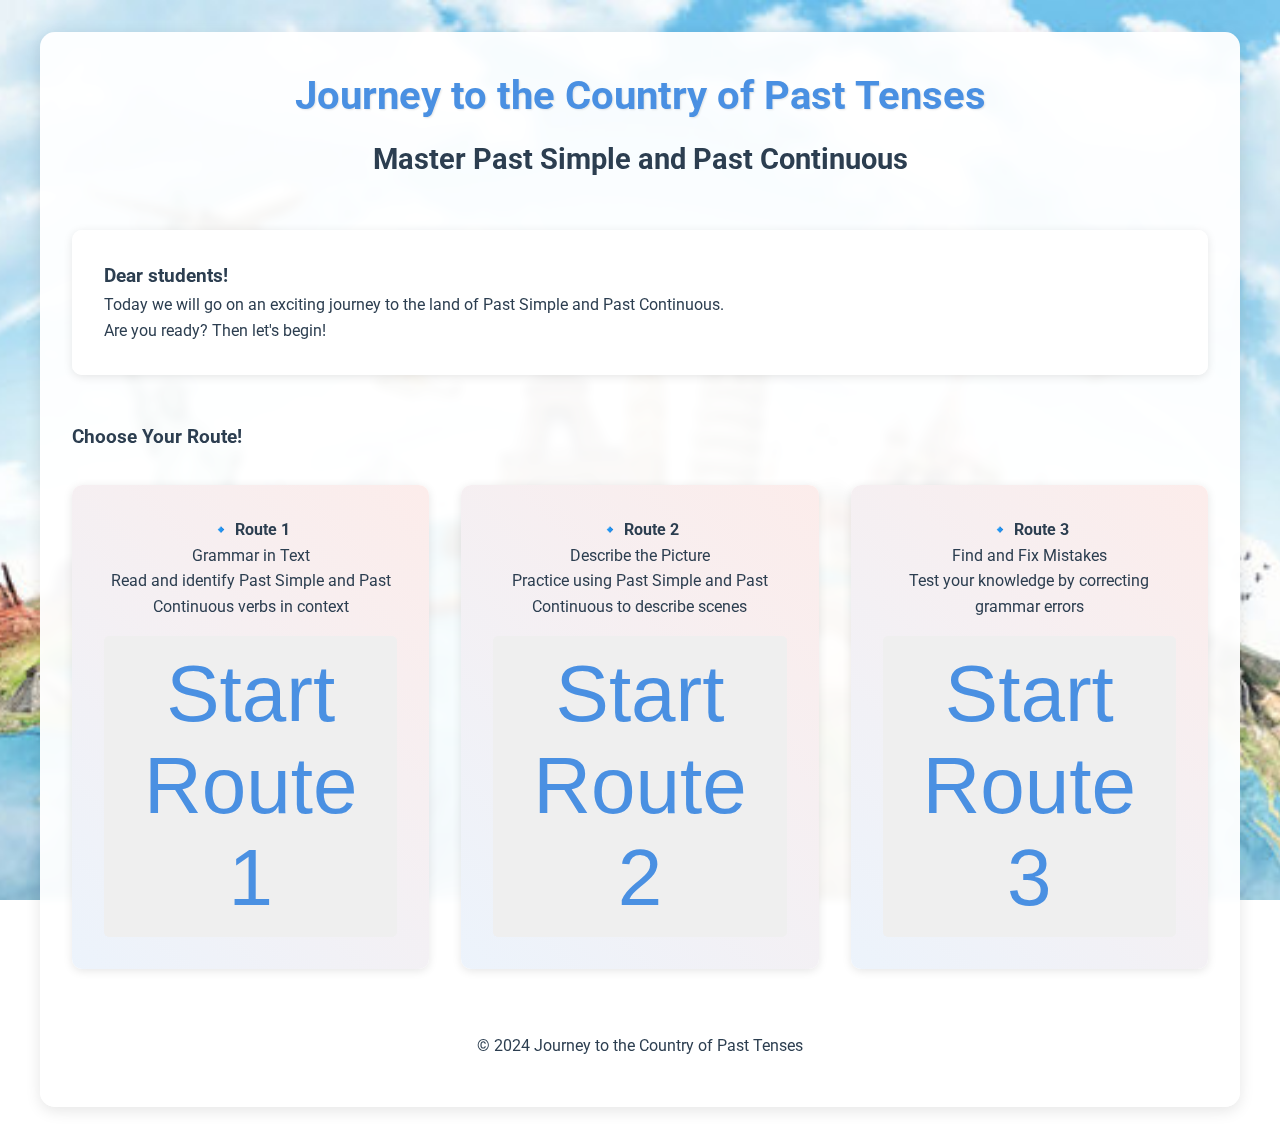
<file: index.html>
<!DOCTYPE html>
<html lang="en">
<head>
    <meta charset="UTF-8">
    <meta name="viewport" content="width=device-width, initial-scale=1.0">
    <title>Web quest</title>
    <link rel="stylesheet" href="styles.css">
    <link href="https://fonts.googleapis.com/css2?family=Roboto:wght@400;700&display=swap" rel="stylesheet">
    <style>
        /* Дополнительные стили для фона */
        html, body {
            min-height: 100vh;
            margin: 0;
            padding: 0;
        }
        
        body {
            background-image: url('images/WhatsApp Image 2025-04-25 at 02.33.30.jpeg') !important;
            background-size: cover !important;
            background-position: center !important;
            background-attachment: fixed !important;
            background-repeat: no-repeat !important;
        }
        
        /* Улучшенная читаемость */
        .container {
            backdrop-filter: blur(5px);
        }
        
        .welcome, .route-card {
            backdrop-filter: blur(2px);
        }

        .route-card {
            position: relative;
            overflow: hidden;
        }

        .route-card::before {
            content: '';
            position: absolute;
            top: 0;
            left: 0;
            width: 100%;
            height: 100%;
            background: linear-gradient(45deg, rgba(74, 144, 226, 0.1), rgba(231, 76, 60, 0.1));
            z-index: 1;
        }

        .route-card > * {
            position: relative;
            z-index: 2;
        }
    </style>
</head>
<body>
    <div class="container">
        <header>
            <h1>Journey to the Country of Past Tenses</h1>
            <h2>Master Past Simple and Past Continuous</h2>
        </header>

        <main>
            <section class="welcome">
                <h3>Dear students!</h3>
                <p>Today we will go on an exciting journey to the land of Past Simple and Past Continuous.</p>
                <p>Are you ready? Then let's begin!</p>
            </section>

            <section class="routes">
                <h3>Choose Your Route!</h3>
                <div class="route-grid">
                    <div class="route-card">
                        <h4>🔹 Route 1</h4>
                        <p>Grammar in Text</p>
                        <p class="route-description">Read and identify Past Simple and Past Continuous verbs in context</p>
                        <button class="start-btn" data-route="1">Start Route 1</button>
                    </div>
                    <div class="route-card">
                        <h4>🔹 Route 2</h4>
                        <p>Describe the Picture</p>
                        <p class="route-description">Practice using Past Simple and Past Continuous to describe scenes</p>
                        <button class="start-btn" data-route="2">Start Route 2</button>
                    </div>
                    <div class="route-card">
                        <h4>🔹 Route 3</h4>
                        <p>Find and Fix Mistakes</p>
                        <p class="route-description">Test your knowledge by correcting grammar errors</p>
                        <button class="start-btn" data-route="3">Start Route 3</button>
                    </div>
                </div>
            </section>
        </main>

        <footer>
            <p>© 2024 Journey to the Country of Past Tenses</p>
        </footer>
    </div>
    <script src="script.js"></script>
</body>
</html>
</file>
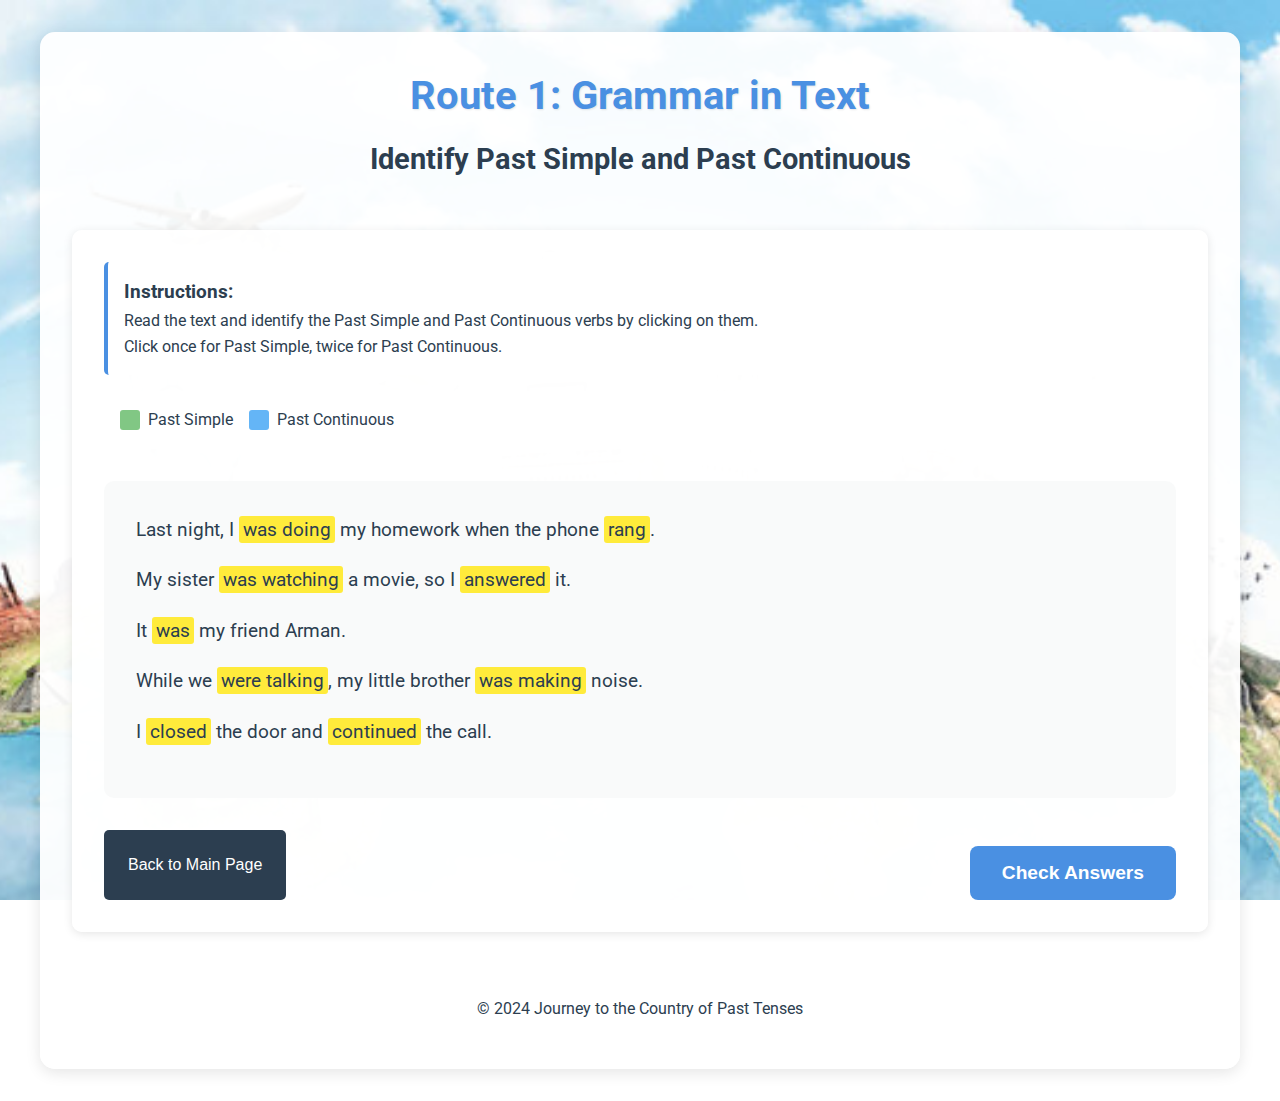
<file: route1.html>
<!DOCTYPE html>
<html lang="en">
<head>
    <meta charset="UTF-8">
    <meta name="viewport" content="width=device-width, initial-scale=1.0">
    <title>Route 1 - Grammar in Text</title>
    <link rel="stylesheet" href="styles.css">
    <link href="https://fonts.googleapis.com/css2?family=Roboto:wght@400;700&display=swap" rel="stylesheet">
    <style>
        .task {
            background-color: rgba(255, 255, 255, 0.9);
            padding: 2rem;
            border-radius: 10px;
            box-shadow: 0 2px 10px rgba(0,0,0,0.1);
            margin-bottom: 2rem;
        }
        
        .text-container {
            font-size: 1.2rem;
            line-height: 1.8;
            margin: 2rem 0;
            padding: 2rem;
            background-color: rgba(248, 249, 250, 0.9);
            border-radius: 10px;
            position: relative;
        }
        
        .text-container p {
            margin-bottom: 1rem;
        }
        
        .highlight {
            background-color: #ffeb3b;
            padding: 2px 4px;
            border-radius: 3px;
            cursor: pointer;
            transition: background-color 0.3s ease;
        }
        
        .highlight:hover {
            background-color: #fdd835;
        }
        
        .highlight.past-simple {
            background-color: #81c784;
        }
        
        .highlight.past-continuous {
            background-color: #64b5f6;
        }
        
        .navigation {
            display: flex;
            justify-content: space-between;
            margin-top: 2rem;
            gap: 1rem;
        }
        
        .back-btn {
            background-color: var(--secondary-color);
            color: white;
            border: none;
            padding: 0.8rem 1.5rem;
            border-radius: 5px;
            cursor: pointer;
            font-size: 1rem;
            transition: all 0.3s ease;
        }
        
        .back-btn:hover {
            background-color: #1a252f;
            transform: translateY(-2px);
            box-shadow: 0 2px 8px rgba(0,0,0,0.2);
        }

        .instructions {
            background-color: rgba(255, 255, 255, 0.9);
            padding: 1rem;
            border-radius: 5px;
            margin-bottom: 1rem;
            border-left: 4px solid var(--primary-color);
        }

        .legend {
            display: flex;
            gap: 1rem;
            margin: 1rem 0;
            padding: 1rem;
            background-color: rgba(255, 255, 255, 0.9);
            border-radius: 5px;
        }

        .legend-item {
            display: flex;
            align-items: center;
            gap: 0.5rem;
        }

        .legend-color {
            width: 20px;
            height: 20px;
            border-radius: 3px;
        }

        .legend-color.past-simple {
            background-color: #81c784;
        }

        .legend-color.past-continuous {
            background-color: #64b5f6;
        }

        .start-btn {
            background-color: var(--primary-color);
            color: white;
            border: none;
            padding: 1rem 2rem;
            border-radius: 8px;
            cursor: pointer;
            font-size: 1.2rem;
            font-weight: bold;
            transition: all 0.3s ease;
            min-width: 200px;
        }
        
        .start-btn:hover {
            background-color: #357abd;
            transform: translateY(-3px);
            box-shadow: 0 4px 15px rgba(0,0,0,0.2);
        }
    </style>
</head>
<body>
    <div class="container">
        <header>
            <h1>Route 1: Grammar in Text</h1>
            <h2>Identify Past Simple and Past Continuous</h2>
        </header>

        <main>
            <section class="task">
                <div class="instructions">
                    <h3>Instructions:</h3>
                    <p>Read the text and identify the Past Simple and Past Continuous verbs by clicking on them.</p>
                    <p>Click once for Past Simple, twice for Past Continuous.</p>
                </div>

                <div class="legend">
                    <div class="legend-item">
                        <div class="legend-color past-simple"></div>
                        <span>Past Simple</span>
                    </div>
                    <div class="legend-item">
                        <div class="legend-color past-continuous"></div>
                        <span>Past Continuous</span>
                    </div>
                </div>

                <div class="text-container">
                    <p>Last night, I <span class="highlight">was doing</span> my homework when the phone <span class="highlight">rang</span>.</p>
                    <p>My sister <span class="highlight">was watching</span> a movie, so I <span class="highlight">answered</span> it.</p>
                    <p>It <span class="highlight">was</span> my friend Arman.</p>
                    <p>While we <span class="highlight">were talking</span>, my little brother <span class="highlight">was making</span> noise.</p>
                    <p>I <span class="highlight">closed</span> the door and <span class="highlight">continued</span> the call.</p>
                </div>

                <div class="navigation">
                    <button class="back-btn" onclick="window.location.href='index.html'">Back to Main Page</button>
                    <button class="start-btn" onclick="checkAnswers()">Check Answers</button>
                </div>
            </section>
        </main>

        <footer>
            <p>© 2024 Journey to the Country of Past Tenses</p>
        </footer>
    </div>
    
    <script>
        document.addEventListener('DOMContentLoaded', () => {
            const highlights = document.querySelectorAll('.highlight');
            
            highlights.forEach(highlight => {
                highlight.addEventListener('click', () => {
                    if (highlight.classList.contains('past-simple')) {
                        highlight.classList.remove('past-simple');
                        highlight.classList.add('past-continuous');
                    } else if (highlight.classList.contains('past-continuous')) {
                        highlight.classList.remove('past-continuous');
                    } else {
                        highlight.classList.add('past-simple');
                    }
                });
            });
        });

        function checkAnswers() {
            const correctAnswers = {
                'was doing': 'past-continuous',
                'rang': 'past-simple',
                'was watching': 'past-continuous',
                'answered': 'past-simple',
                'was': 'past-simple',
                'were talking': 'past-continuous',
                'was making': 'past-continuous',
                'closed': 'past-simple',
                'continued': 'past-simple'
            };

            let correct = 0;
            let total = Object.keys(correctAnswers).length;

            document.querySelectorAll('.highlight').forEach(highlight => {
                const text = highlight.textContent;
                if (correctAnswers[text] && highlight.classList.contains(correctAnswers[text])) {
                    correct++;
                }
            });

            const percentage = (correct / total) * 100;
            alert(`You got ${correct} out of ${total} correct (${percentage.toFixed(1)}%)!`);
        }
    </script>
</body>
</html>
</file>
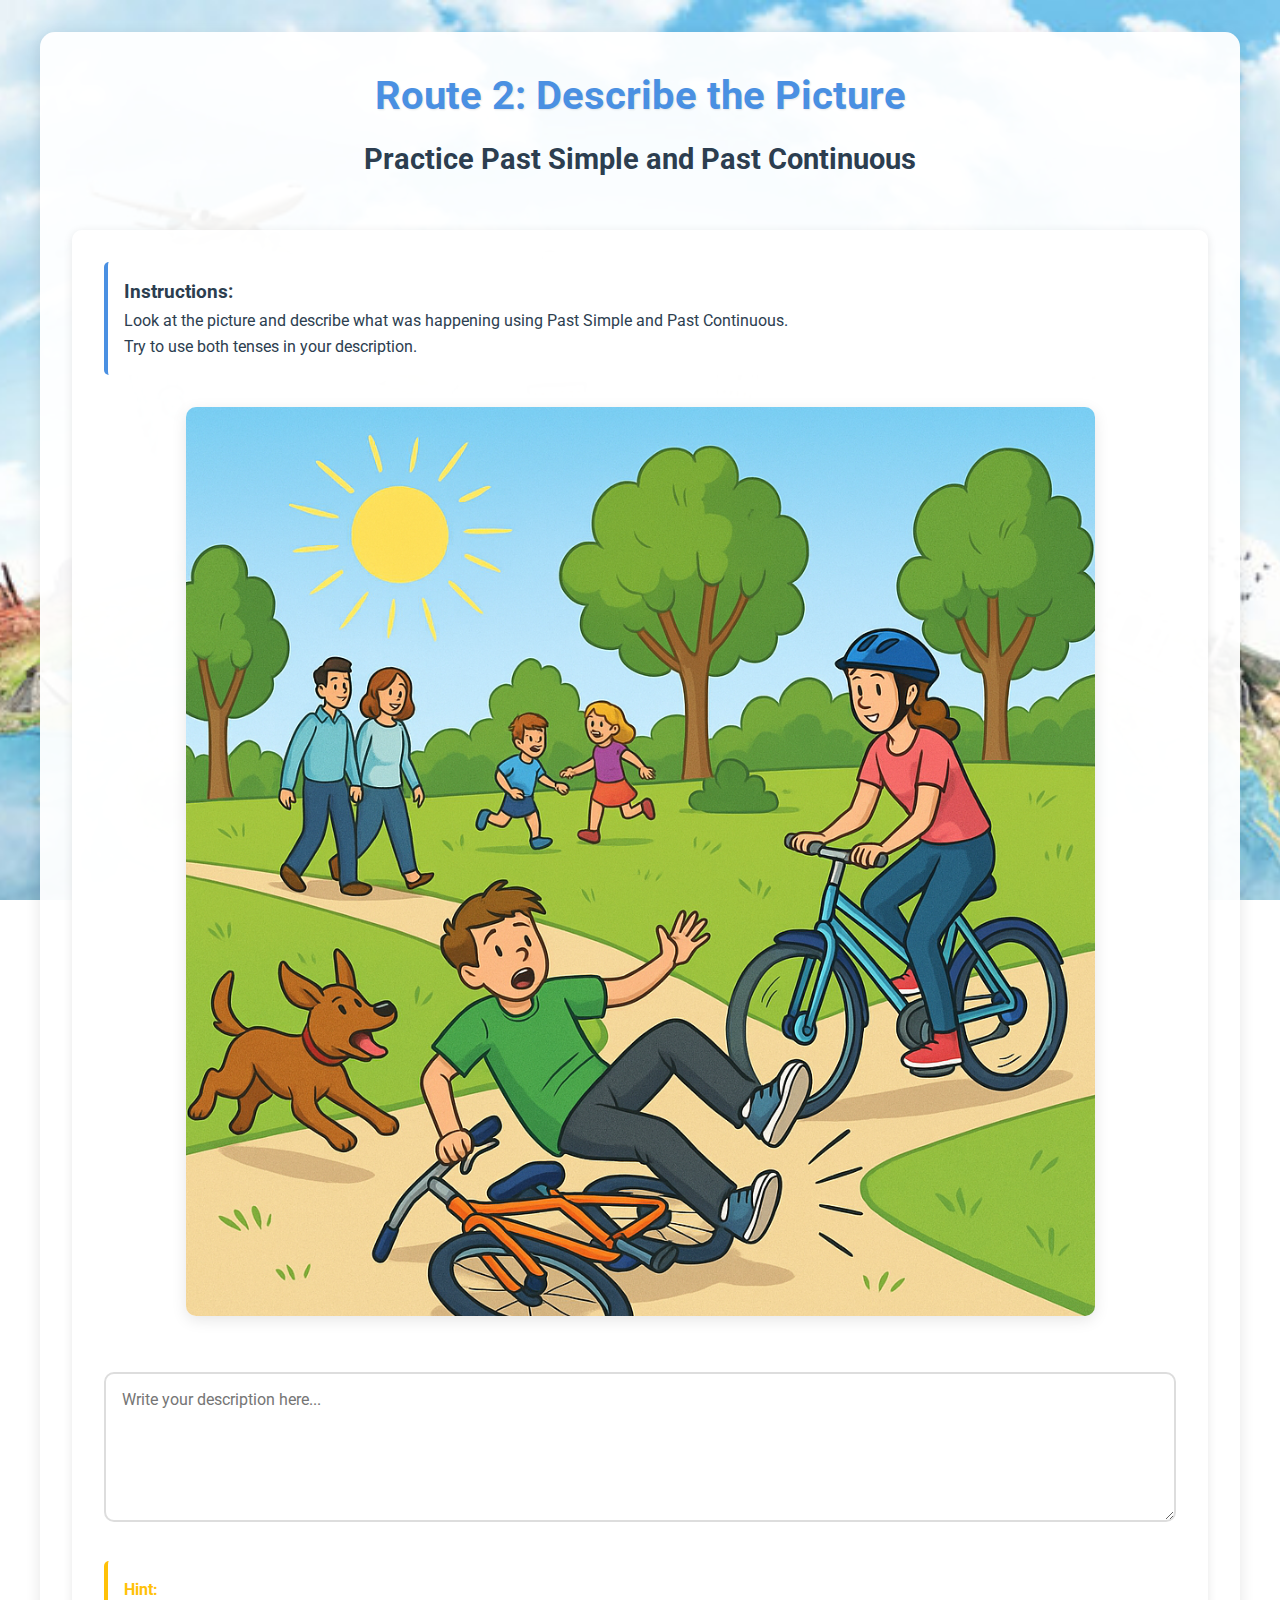
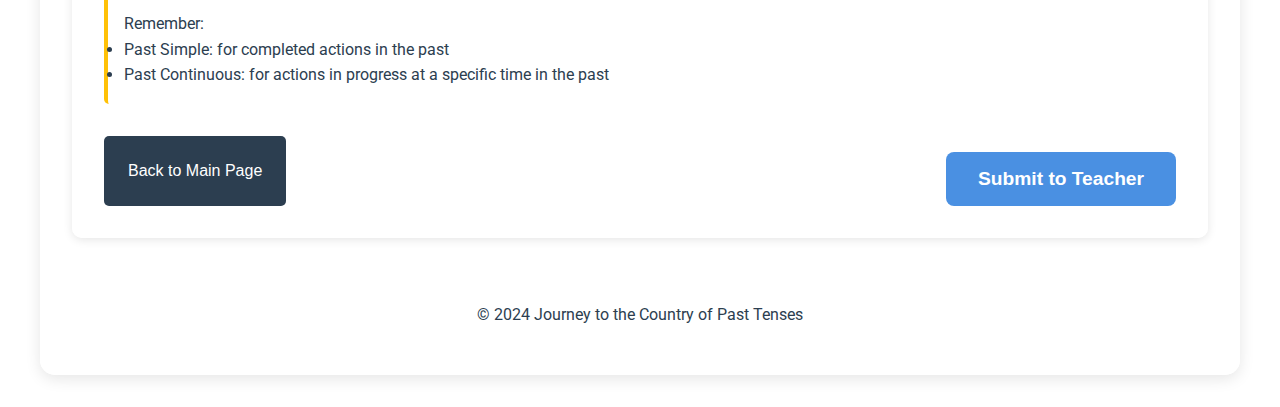
<file: route2.html>
<!DOCTYPE html>
<html lang="en">
<head>
    <meta charset="UTF-8">
    <meta name="viewport" content="width=device-width, initial-scale=1.0">
    <title>Route 2 - Describe the Picture</title>
    <link rel="stylesheet" href="styles.css">
    <link href="https://fonts.googleapis.com/css2?family=Roboto:wght@400;700&display=swap" rel="stylesheet">
    <style>
        .task {
            background-color: rgba(255, 255, 255, 0.9);
            padding: 2rem;
            border-radius: 10px;
            box-shadow: 0 2px 10px rgba(0,0,0,0.1);
            margin-bottom: 2rem;
        }
        
        .image-container {
            margin: 2rem 0;
            text-align: center;
        }
        
        .image-container img {
            max-width: 100%;
            height: auto;
            border-radius: 10px;
            box-shadow: 0 4px 15px rgba(0,0,0,0.1);
        }
        
        .answer-form {
            margin-top: 2rem;
        }
        
        .answer-textarea {
            width: 100%;
            min-height: 150px;
            padding: 1rem;
            margin: 1rem 0;
            border: 2px solid #ddd;
            border-radius: 10px;
            font-size: 1rem;
            font-family: 'Roboto', sans-serif;
            resize: vertical;
            transition: all 0.3s ease;
        }
        
        .answer-textarea:focus {
            outline: none;
            border-color: var(--primary-color);
            box-shadow: 0 0 5px rgba(74, 144, 226, 0.3);
        }
        
        .navigation {
            display: flex;
            justify-content: space-between;
            margin-top: 2rem;
            gap: 1rem;
        }
        
        .back-btn {
            background-color: var(--secondary-color);
            color: white;
            border: none;
            padding: 0.8rem 1.5rem;
            border-radius: 5px;
            cursor: pointer;
            font-size: 1rem;
            transition: all 0.3s ease;
        }
        
        .back-btn:hover {
            background-color: #1a252f;
            transform: translateY(-2px);
            box-shadow: 0 2px 8px rgba(0,0,0,0.2);
        }

        .instructions {
            background-color: rgba(255, 255, 255, 0.9);
            padding: 1rem;
            border-radius: 5px;
            margin-bottom: 1rem;
            border-left: 4px solid var(--primary-color);
        }

        .hint {
            background-color: rgba(255, 255, 255, 0.9);
            padding: 1rem;
            border-radius: 5px;
            margin-top: 1rem;
            border-left: 4px solid #ffc107;
        }

        .hint h4 {
            color: #ffc107;
            margin-bottom: 0.5rem;
        }

        .start-btn {
            background-color: var(--primary-color);
            color: white;
            border: none;
            padding: 1rem 2rem;
            border-radius: 8px;
            cursor: pointer;
            font-size: 1.2rem;
            font-weight: bold;
            transition: all 0.3s ease;
            min-width: 200px;
        }
        
        .start-btn:hover {
            background-color: #357abd;
            transform: translateY(-3px);
            box-shadow: 0 4px 15px rgba(0,0,0,0.2);
        }
    </style>
</head>
<body>
    <div class="container">
        <header>
            <h1>Route 2: Describe the Picture</h1>
            <h2>Practice Past Simple and Past Continuous</h2>
        </header>

        <main>
            <section class="task">
                <div class="instructions">
                    <h3>Instructions:</h3>
                    <p>Look at the picture and describe what was happening using Past Simple and Past Continuous.</p>
                    <p>Try to use both tenses in your description.</p>
                </div>

                <div class="image-container">
                    <img src="images/photo2.png" alt="Classroom scene" id="scene-image">
                </div>

                <div class="answer-form">
                    <textarea class="answer-textarea" placeholder="Write your description here..."></textarea>
                </div>

                <div class="hint">
                    <h4>Hint:</h4>
                    <p>Remember:</p>
                    <ul>
                        <li>Past Simple: for completed actions in the past</li>
                        <li>Past Continuous: for actions in progress at a specific time in the past</li>
                    </ul>
                </div>

                <div class="navigation">
                    <button class="back-btn" onclick="window.location.href='index.html'">Back to Main Page</button>
                    <button class="start-btn" onclick="submitAnswer()">Submit to Teacher</button>
                </div>
            </section>
        </main>

        <footer>
            <p>© 2024 Journey to the Country of Past Tenses</p>
        </footer>
    </div>
    
    <script>
        function submitAnswer() {
            const answer = document.querySelector('.answer-textarea').value;
            if (answer.trim() === '') {
                alert('Please write your description first!');
                return;
            }
            
            // Здесь можно добавить логику отправки ответа учителю
            alert('Your answer has been submitted to the teacher!');
        }

        // Функция для смены картинок (если нужно)
        function changeImage(imagePath) {
            document.getElementById('scene-image').src = imagePath;
        }
    </script>
</body>
</html>
</file>
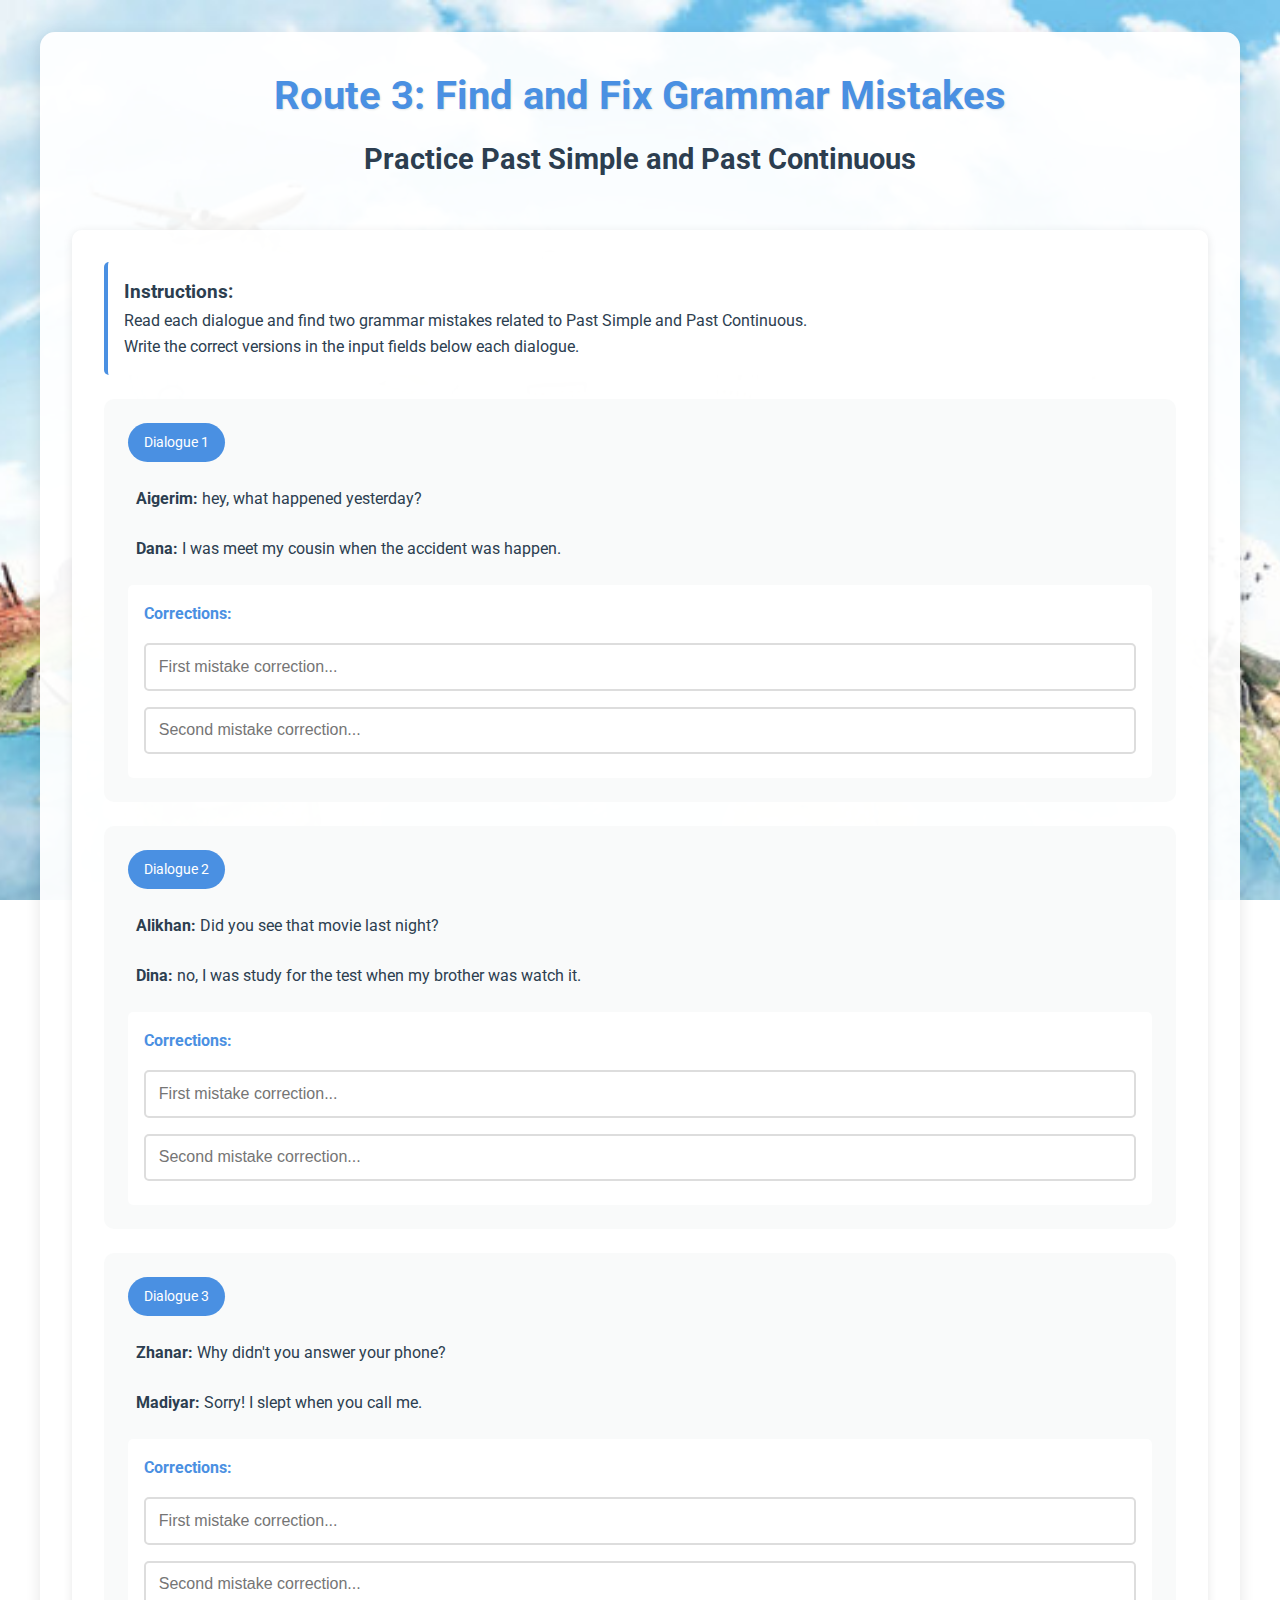
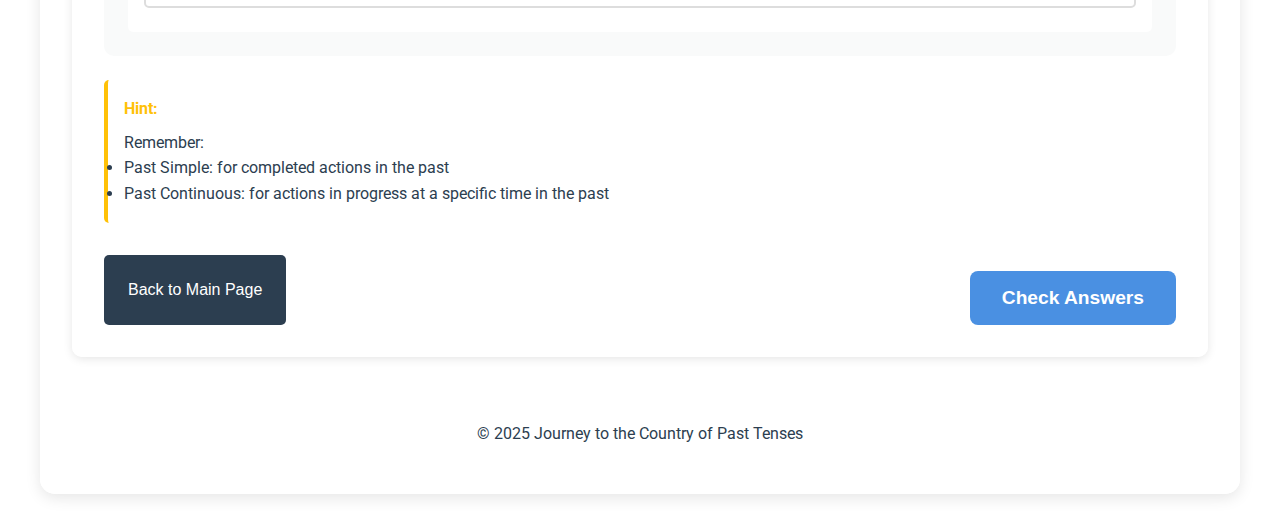
<file: route3.html>
<!DOCTYPE html>
<html lang="en">
<head>
    <meta charset="UTF-8">
    <meta name="viewport" content="width=device-width, initial-scale=1.0">
    <title>Route 3 - Find and Fix Grammar Mistakes</title>
    <link rel="stylesheet" href="styles.css">
    <link href="https://fonts.googleapis.com/css2?family=Roboto:wght@400;700&display=swap" rel="stylesheet">
    <style>
        .task {
            background-color: rgba(255, 255, 255, 0.9);
            padding: 2rem;
            border-radius: 10px;
            box-shadow: 0 2px 10px rgba(0,0,0,0.1);
            margin-bottom: 2rem;
        }
        
        .dialogue {
            background-color: rgba(248, 249, 250, 0.9);
            padding: 1.5rem;
            border-radius: 10px;
            margin: 1.5rem 0;
            position: relative;
        }
        
        .dialogue-header {
            display: flex;
            justify-content: space-between;
            align-items: center;
            margin-bottom: 1rem;
        }
        
        .dialogue-number {
            background-color: var(--primary-color);
            color: white;
            padding: 0.5rem 1rem;
            border-radius: 20px;
            font-size: 0.9rem;
        }
        
        .dialogue-content {
            margin: 1rem 0;
        }
        
        .dialogue-line {
            margin: 0.5rem 0;
            padding: 0.5rem;
            border-radius: 5px;
        }
        
        .dialogue-line:hover {
            background-color: rgba(0, 0, 0, 0.05);
        }
        
        .correction-input {
            width: 100%;
            padding: 0.8rem;
            margin: 0.5rem 0;
            border: 2px solid #ddd;
            border-radius: 5px;
            font-size: 1rem;
            transition: all 0.3s ease;
        }
        
        .correction-input:focus {
            outline: none;
            border-color: var(--primary-color);
            box-shadow: 0 0 5px rgba(74, 144, 226, 0.3);
        }
        
        .navigation {
            display: flex;
            justify-content: space-between;
            margin-top: 2rem;
            gap: 1rem;
        }
        
        .back-btn {
            background-color: var(--secondary-color);
            color: white;
            border: none;
            padding: 0.8rem 1.5rem;
            border-radius: 5px;
            cursor: pointer;
            font-size: 1rem;
            transition: all 0.3s ease;
        }
        
        .back-btn:hover {
            background-color: #1a252f;
            transform: translateY(-2px);
            box-shadow: 0 2px 8px rgba(0,0,0,0.2);
        }

        .instructions {
            background-color: rgba(255, 255, 255, 0.9);
            padding: 1rem;
            border-radius: 5px;
            margin-bottom: 1rem;
            border-left: 4px solid var(--primary-color);
        }

        .hint {
            background-color: rgba(255, 255, 255, 0.9);
            padding: 1rem;
            border-radius: 5px;
            margin-top: 1rem;
            border-left: 4px solid #ffc107;
        }

        .hint h4 {
            color: #ffc107;
            margin-bottom: 0.5rem;
        }

        .correction-fields {
            margin-top: 1rem;
            padding: 1rem;
            background-color: rgba(255, 255, 255, 0.9);
            border-radius: 5px;
        }

        .correction-fields h4 {
            margin-bottom: 0.5rem;
            color: var(--primary-color);
        }

        .start-btn {
            background-color: var(--primary-color);
            color: white;
            border: none;
            padding: 1rem 2rem;
            border-radius: 8px;
            cursor: pointer;
            font-size: 1.2rem;
            font-weight: bold;
            transition: all 0.3s ease;
            min-width: 200px;
        }
        
        .start-btn:hover {
            background-color: #357abd;
            transform: translateY(-3px);
            box-shadow: 0 4px 15px rgba(0,0,0,0.2);
        }
    </style>
</head>
<body>
    <div class="container">
        <header>
            <h1>Route 3: Find and Fix Grammar Mistakes</h1>
            <h2>Practice Past Simple and Past Continuous</h2>
        </header>

        <main>
            <section class="task">
                <div class="instructions">
                    <h3>Instructions:</h3>
                    <p>Read each dialogue and find two grammar mistakes related to Past Simple and Past Continuous.</p>
                    <p>Write the correct versions in the input fields below each dialogue.</p>
                </div>

                <div class="dialogue">
                    <div class="dialogue-header">
                        <span class="dialogue-number">Dialogue 1</span>
                    </div>
                    <div class="dialogue-content">
                        <div class="dialogue-line">
                            <strong>Aigerim:</strong> hey, what happened yesterday?
                        </div>
                        <div class="dialogue-line">
                            <strong>Dana:</strong> I was meet my cousin when the accident was happen.
                        </div>
                    </div>
                    <div class="correction-fields">
                        <h4>Corrections:</h4>
                        <input type="text" class="correction-input" placeholder="First mistake correction...">
                        <input type="text" class="correction-input" placeholder="Second mistake correction...">
                    </div>
                </div>

                <div class="dialogue">
                    <div class="dialogue-header">
                        <span class="dialogue-number">Dialogue 2</span>
                    </div>
                    <div class="dialogue-content">
                        <div class="dialogue-line">
                            <strong>Alikhan:</strong> Did you see that movie last night?
                        </div>
                        <div class="dialogue-line">
                            <strong>Dina:</strong> no, I was study for the test when my brother was watch it.
                        </div>
                    </div>
                    <div class="correction-fields">
                        <h4>Corrections:</h4>
                        <input type="text" class="correction-input" placeholder="First mistake correction...">
                        <input type="text" class="correction-input" placeholder="Second mistake correction...">
                    </div>
                </div>

                <div class="dialogue">
                    <div class="dialogue-header">
                        <span class="dialogue-number">Dialogue 3</span>
                    </div>
                    <div class="dialogue-content">
                        <div class="dialogue-line">
                            <strong>Zhanar:</strong> Why didn't you answer your phone?
                        </div>
                        <div class="dialogue-line">
                            <strong>Madiyar:</strong> Sorry! I slept when you call me.
                        </div>
                    </div>
                    <div class="correction-fields">
                        <h4>Corrections:</h4>
                        <input type="text" class="correction-input" placeholder="First mistake correction...">
                        <input type="text" class="correction-input" placeholder="Second mistake correction...">
                    </div>
                </div>

                <div class="hint">
                    <h4>Hint:</h4>
                    <p>Remember:</p>
                    <ul>
                        <li>Past Simple: for completed actions in the past</li>
                        <li>Past Continuous: for actions in progress at a specific time in the past</li>
                    </ul>
                </div>

                <div class="navigation">
                    <button class="back-btn" onclick="window.location.href='index.html'">Back to Main Page</button>
                    <button class="start-btn" onclick="checkAnswers()">Check Answers</button>
                </div>
            </section>
        </main>

        <footer>
            <p>© 2025 Journey to the Country of Past Tenses</p>
        </footer>
    </div>
    
    <script>
        function checkAnswers() {
            const correctAnswers = {
                'dialogue1': {
                    'first': 'I was meeting my cousin',
                    'second': 'the accident happened'
                },
                'dialogue2': {
                    'first': 'I was studying for the test',
                    'second': 'my brother was watching it'
                },
                'dialogue3': {
                    'first': 'I was sleeping',
                    'second': 'you called me'
                }
            };

            let correct = 0;
            let total = 0;

            document.querySelectorAll('.dialogue').forEach((dialogue, index) => {
                const inputs = dialogue.querySelectorAll('.correction-input');
                const dialogueKey = `dialogue${index + 1}`;
                
                inputs.forEach((input, inputIndex) => {
                    total++;
                    const userAnswer = input.value.toLowerCase().trim();
                    const correctAnswer = correctAnswers[dialogueKey][inputIndex === 0 ? 'first' : 'second'].toLowerCase();
                    
                    if (userAnswer === correctAnswer) {
                        input.style.borderColor = '#2ecc71';
                        correct++;
                    } else {
                        input.style.borderColor = '#e74c3c';
                    }
                });
            });

            const percentage = (correct / total) * 100;
            alert(`You got ${correct} out of ${total} correct (${percentage.toFixed(1)}%)!`);
        }
    </script>
</body>
</html>
</file>
<file: styles.css>
:root {
    --primary-color: #4a90e2;
    --secondary-color: #2c3e50;
    --accent-color: #e74c3c;
    --background-color: rgba(245, 246, 250, 0.9);
    --text-color: #2c3e50;
}

* {
    margin: 0;
    padding: 0;
    box-sizing: border-box;
}

body {
    font-family: 'Roboto', sans-serif;
    line-height: 1.6;
    color: var(--text-color);
    background-image: url('images/WhatsApp Image 2025-04-25 at 02.33.30.jpeg');
    background-size: cover;
    background-position: center;
    background-attachment: fixed;
    min-height: 100vh;
}

.container {
    max-width: 1200px;
    margin: 0 auto;
    padding: 2rem;
    background-color: rgba(255, 255, 255, 0.95);
    border-radius: 15px;
    box-shadow: 0 4px 15px rgba(0, 0, 0, 0.1);
    margin-top: 2rem;
    margin-bottom: 2rem;
}

header {
    text-align: center;
    margin-bottom: 3rem;
}

h1 {
    color: var(--primary-color);
    font-size: 2.5rem;
    margin-bottom: 0.5rem;
    text-shadow: 1px 1px 2px rgba(0, 0, 0, 0.1);
}

h2 {
    color: var(--secondary-color);
    font-size: 1.8rem;
}

.welcome {
    background-color: rgba(255, 255, 255, 0.9);
    padding: 2rem;
    border-radius: 10px;
    box-shadow: 0 2px 10px rgba(0,0,0,0.1);
    margin-bottom: 3rem;
}

.routes {
    margin-bottom: 3rem;
}

.route-grid {
    display: grid;
    grid-template-columns: repeat(auto-fit, minmax(300px, 1fr));
    gap: 2rem;
    margin-top: 2rem;
}

.route-card {
    background-color: rgba(255, 255, 255, 0.9);
    padding: 2rem;
    border-radius: 10px;
    box-shadow: 0 2px 10px rgba(0,0,0,0.1);
    text-align: center;
    transition: transform 0.3s ease;
}

.route-card:hover {
    transform: translateY(-5px);
    box-shadow: 0 4px 15px rgba(0,0,0,0.2);
}

.start-btn {
    color: var(--primary-color);
    background-color: none;
    border: none;
    padding: 0.8rem 1.5rem;
    border-radius: 5px;
    cursor: pointer;
    font-size: 5rem;
    margin-top: 1rem;
    transition: all 0.3s ease;
}

.start-btn:hover {
    background-color: var(--primary-color);
    color: white;
    transform: translateY(-2px);
    box-shadow: 0 2px 8px rgba(0,0,0,0.2);
}

footer {
    text-align: center;
    margin-top: 3rem;
    color: var(--secondary-color);
    background-color: rgba(255, 255, 255, 0.9);
    padding: 1rem;
    border-radius: 10px;
}

@media (max-width: 768px) {
    .container {
        padding: 1rem;
        margin-top: 1rem;
        margin-bottom: 1rem;
    }
    
    h1 {
        font-size: 2rem;
    }
    
    h2 {
        font-size: 1.5rem;
    }
}
</file>
